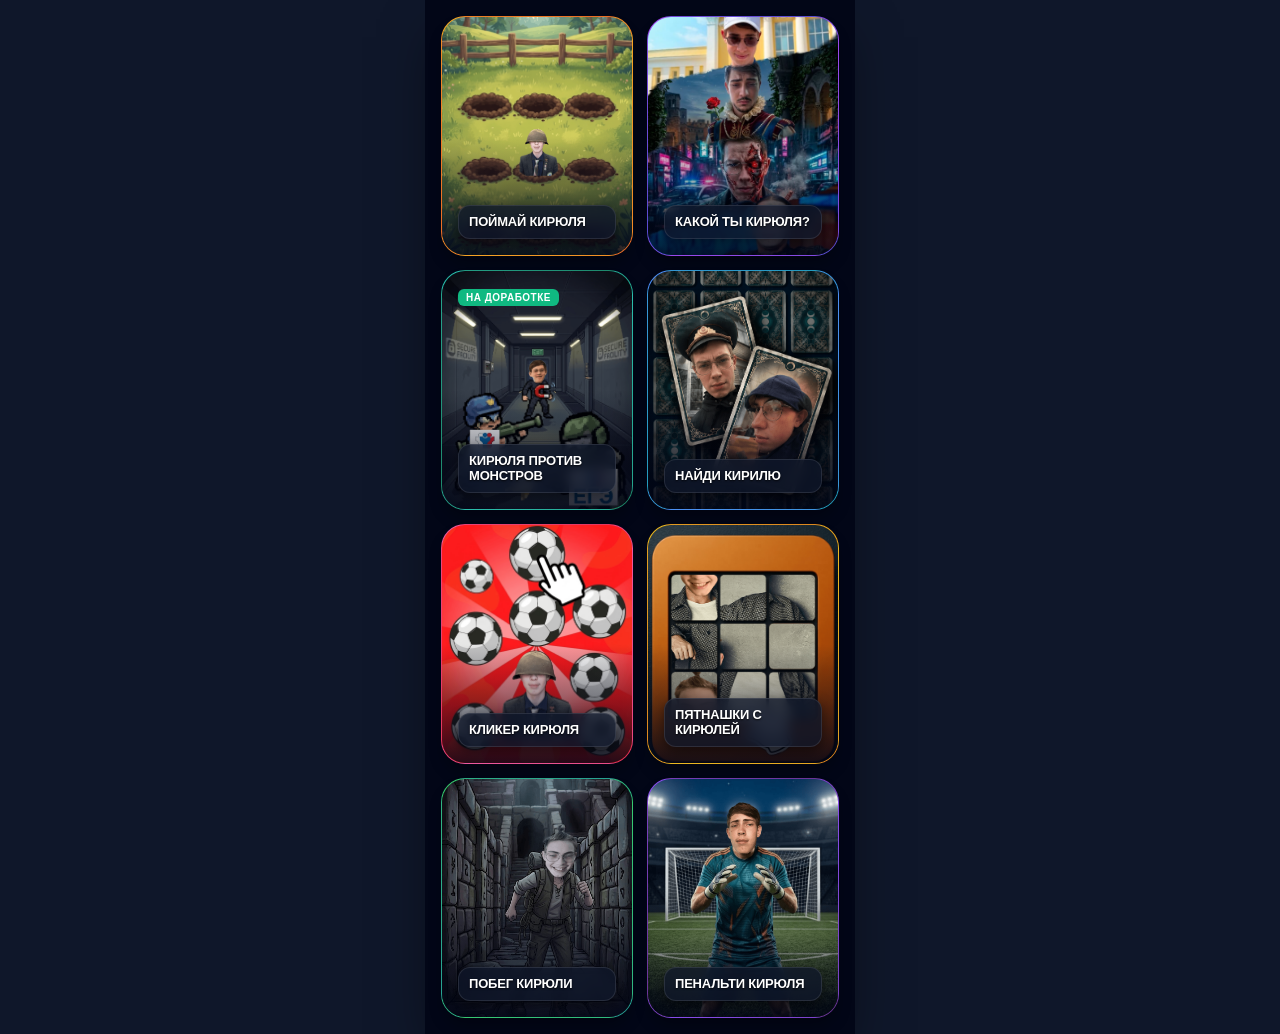
<file: index.html>
<!doctype html>
<html lang="ru">
  <head>
    <meta charset="UTF-8" />
    <meta name="viewport" content="width=device-width, initial-scale=1.0" />
    <link rel="stylesheet" href="style.css" />
    <link rel="icon" href="./assets/img/logo.png">
    <title>Кирюля Games</title>
  </head>
  <body>
    <div class="app-container">
      <div class="splash-screen" id="splashScreen">
        <div class="splash-logo">
          <img src="./assets/img/logo.png" alt="">
        </div>
        <div class="splash-title">Кирюля Games</div>
        <div class="splash-subtitle">Загрузка мини-игр...</div>
        <div class="progress-bar-track">
          <div class="progress-bar-fill" id="progressBar"></div>
        </div>
      </div>

      <main class="games-grid" id="gamesGrid"></main>
    </div>

    <!-- Вынесено из app-container -->
    <div class="game-overlay" id="gameOverlay">
      <button class="close-game-btn" onclick="closeGame()">✕</button>
      <iframe id="gameIframe" src="" frameborder="0"></iframe>
    </div>

    <script src="script.js"></script>
  </body>
</html>
</file>
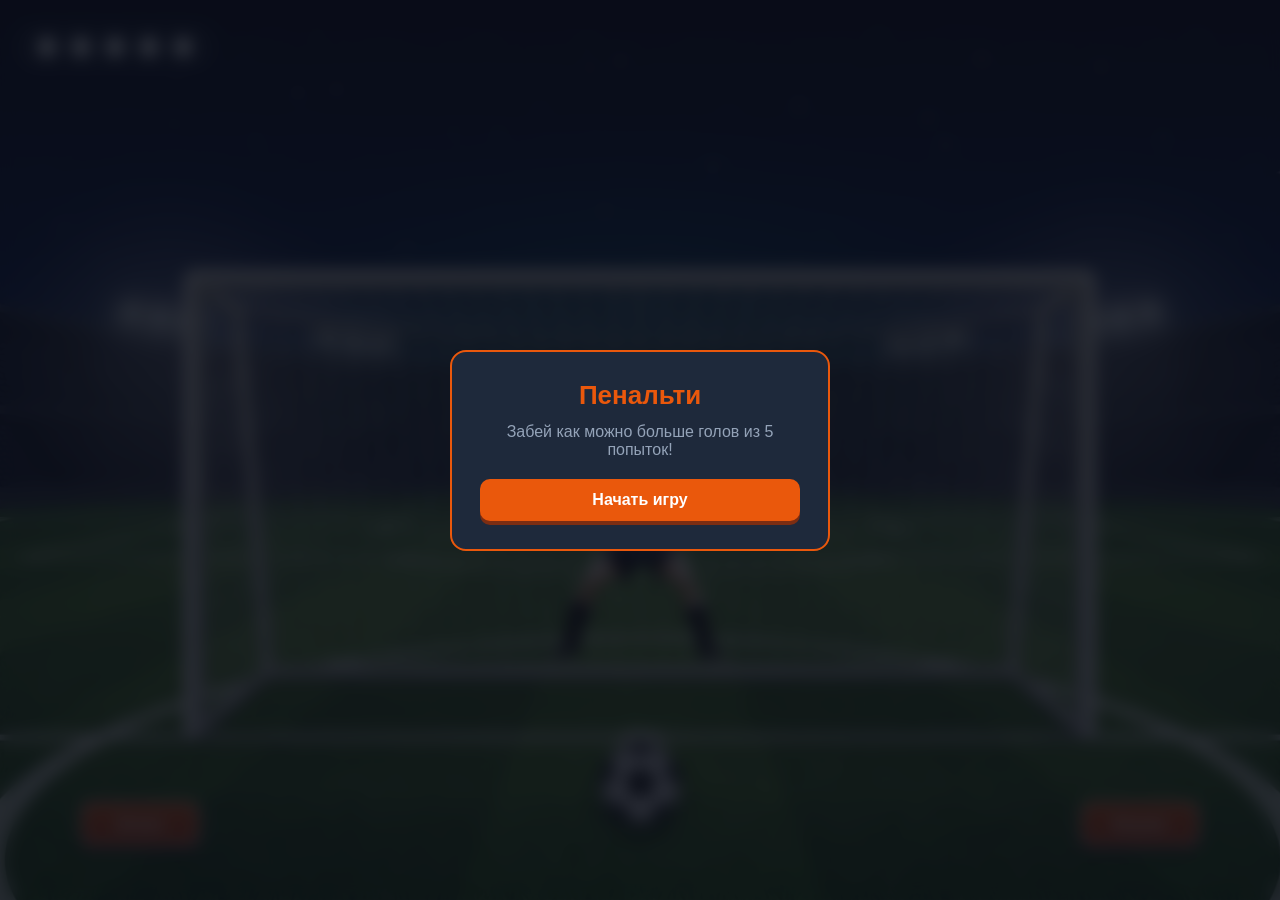
<file: assets/games/Kiryulu Penalty/index.html>
<!doctype html>
<html lang="ru">
  <head>
    <meta charset="UTF-8" />
    <meta name="viewport" content="width=device-width, initial-scale=1.0" />
    <link rel="stylesheet" href="style.css" />
    <title>Пенальти</title>
  </head>
  <body>
    <div class="game-stage">
      <div class="ui-top">
        <div class="attempts-indicator" id="attempts-container">
          <div class="dot"></div>
          <div class="dot"></div>
          <div class="dot"></div>
          <div class="dot"></div>
          <div class="dot"></div>
        </div>
      </div>

      <div class="stadium">
        <div id="keeper" class="keeper"></div>
        <div id="ball" class="ball"></div>
        <div id="result-msg" class="result-msg"></div>
      </div>

      <div class="controls">
        <button id="btn-left" class="shoot-btn">Влево</button>
        <button id="btn-right" class="shoot-btn">Вправо</button>
      </div>

      <div id="overlay" class="overlay">
        <div class="modal">
          <h1 id="modal-title">Пенальти</h1>
          <p id="modal-desc">Забей как можно больше голов из 5 попыток!</p>
          <button id="start-btn" class="btn">Начать игру</button>
        </div>
      </div>
    </div>
    <script src="script.js"></script>
  </body>
</html>
</file>
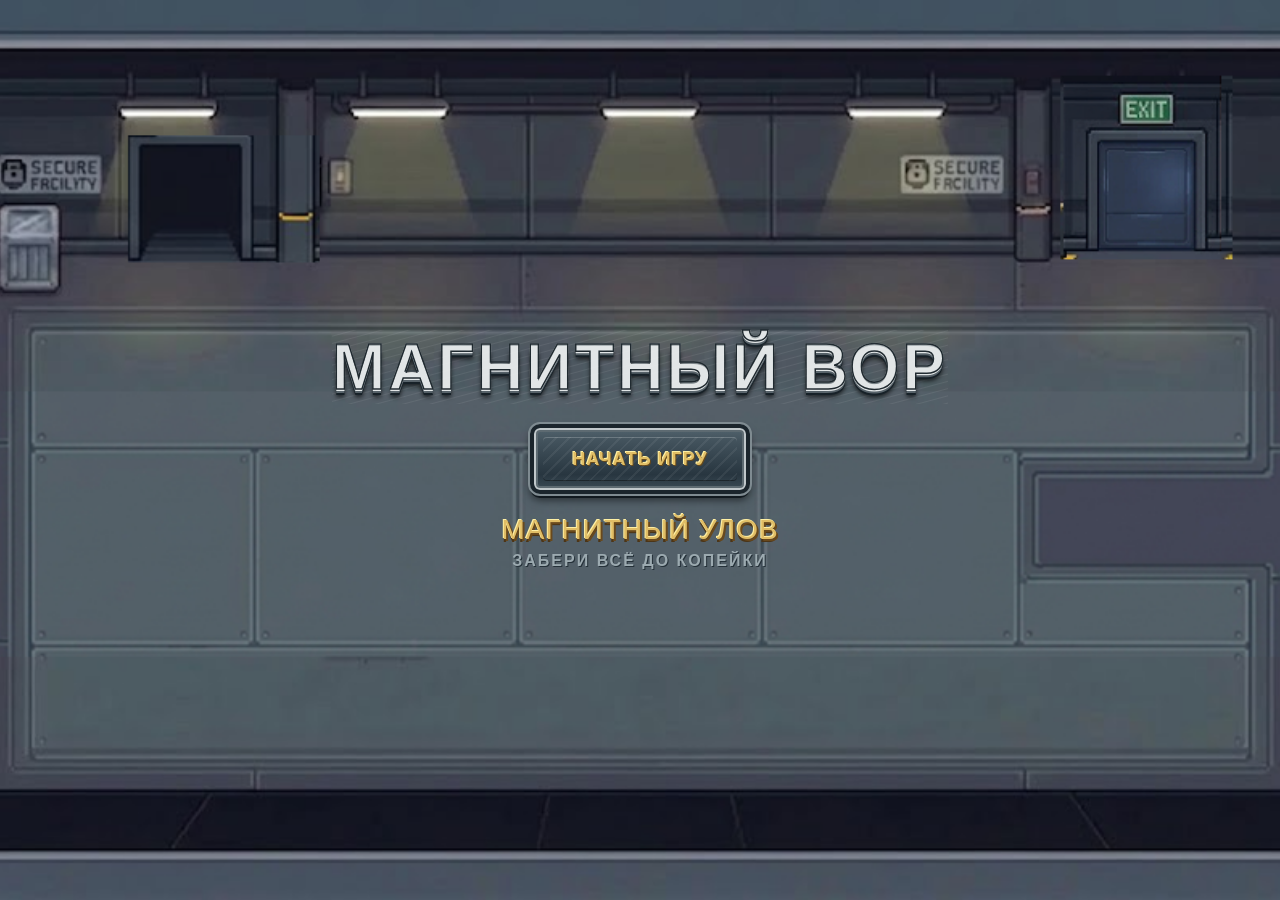
<file: assets/games/Kiryulu vs Monstr/index.html>
<!doctype html>
<html lang="ru">
  <head>
    <meta charset="UTF-8" />
    <meta
      name="viewport"
      content="width=device-width, initial-scale=1.0, maximum-scale=1.0, user-scalable=no"
    />
    <link rel="stylesheet" href="style.css" />
    <title>МАГНИТНЫЙ ВОР</title>
  </head>
  <body>
    <canvas id="gameCanvas"></canvas>

    <div id="uiOverlay">
      <div class="hud">
        <div class="hud-left">
          <div class="stat-box">🪙 Монеты: <span id="scoreText">0</span></div>
          <div class="stat-box">
            🏰 Уровень:
            <span id="levelText" style="color: #00e5ff">Тренировка</span>
          </div>
          <div class="stat-box">
            🌊 Волна:
            <span id="waveText" style="color: #00e5ff">1/4 (0/10)</span>
          </div>
          <div class="stat-box">
            🎯 Пули: <span id="ammoText" style="color: #00e5ff">0</span>
          </div>
          <div class="stat-box">
            ❤️ ХП: <span id="hpText" style="color: #ff5252">100</span>
          </div>
        </div>
        <button id="pauseBtn" class="hud-btn" title="Пауза">⏸️</button>
      </div>

      <div id="magnetWidget">
        <svg class="progress-ring" width="70" height="70">
          <circle
            class="progress-ring__circle-bg"
            stroke="rgba(0, 229, 255, 0.2)"
            stroke-width="6"
            fill="transparent"
            r="28"
            cx="35"
            cy="35"
          />
          <circle
            id="magnetProgress"
            class="progress-ring__circle"
            stroke="#00e5ff"
            stroke-width="6"
            stroke-dasharray="175.92"
            stroke-dashoffset="0"
            fill="transparent"
            r="28"
            cx="35"
            cy="35"
          />
        </svg>
        <div class="magnet-icon">🧲</div>
        <span id="magnetTimerText"></span>
      </div>

      <div id="instructions" class="pc-only-hint">
        <b>Управление:</b><br />
        WASD — бег | <b>Курсор</b> — прицел | <b>Зажать ЛКМ</b> — Магнит |
        <b>Отпустить</b> — Залп
      </div>

      <div id="instructions-tablet" class="tablet-only-hint hidden">
        <b>Управление:</b><br />
        <b>Слева:</b> Зажми и веди для бега | <b>Справа:</b> Зажми для магнита и
        прицела
      </div>
    </div>

    <div id="pauseOverlay" class="modal-overlay hidden">
      <div class="modal-box">
        <h2>ПАУЗА</h2>
        <button id="resumeBtn" class="action-btn">Продолжить</button>
      </div>
    </div>

    <div id="winOverlay" class="modal-overlay hidden">
      <div class="modal-box">
        <h2>УРОВЕНЬ ПРОЙДЕН!</h2>
        <p style="color: #ffd700; font-size: 18px">
          🎉 Поздравляем! Все враги зачищены!
        </p>
        <div class="modal-actions">
          <button id="nextLevelBtn" class="action-btn">
            Следующий уровень
          </button>
          <button id="shopBtn" class="action-btn secondary-btn">
            🛒 Магазин
          </button>
        </div>
      </div>
    </div>
    <div id="shopOverlay" class="modal-overlay hidden">
      <div class="modal-box shop-box">
        <h2>МАГАЗИН АПГРЕЙДОВ</h2>
        <div class="shop-balance">
          🪙 Баланс: <span id="shopCoinsText">0</span>
        </div>

        <div class="shop-items">
          <div class="shop-item">
            <div class="item-info">
              <span class="item-title">❤️ Макс. HP (+25)</span>
              <span class="item-level" id="hpLvlText">Ур. 0/5</span>
            </div>
            <button class="buy-btn" id="buyHpBtn">200 🪙</button>
          </div>

          <div class="shop-item">
            <div class="item-info">
              <span class="item-title">⚡ Заряд магнита (+0.5с)</span>
              <span class="item-level" id="energyLvlText">Ур. 0/5</span>
            </div>
            <button class="buy-btn" id="buyEnergyBtn">250 🪙</button>
          </div>

          <div class="shop-item">
            <div class="item-info">
              <span class="item-title">❄️ Охлаждение (-0.5с)</span>
              <span class="item-level" id="coolingLvlText">Ур. 0/5</span>
            </div>
            <button class="buy-btn" id="buyCoolingBtn">300 🪙</button>
          </div>

          <div class="shop-item">
            <div class="item-info">
              <span class="item-title">🧲 Радиус захвата (+20px)</span>
              <span class="item-level" id="radiusLvlText">Ур. 0/5</span>
            </div>
            <button class="buy-btn" id="buyRadiusBtn">350 🪙</button>
          </div>
        </div>

        <button id="closeShopBtn" class="action-btn secondary-btn">
          Назад
        </button>
      </div>
    </div>
    <div id="gameOverOverlay" class="modal-overlay hidden">
      <div class="modal-box">
        <h2>ВЫ ПРОИГРАЛИ!</h2>
        <div class="modal-actions">
          <button id="restartBtn" class="action-btn secondary-btn">
            Начать заново
          </button>
        </div>
      </div>
    </div>
    <div id="mainMenuOverlay" class="modal-overlay">
      <div class="menu-container">
        <div class="menu-title-group">
          <h1 class="main-title">МАГНИТНЫЙ ВОР</h1>
        </div>
        <button id="startGameBtn" class="main-play-btn">ИГРАТЬ</button>
        <div class="subtitle-group">
          <div class="gold-subtitle">МАГНИТНЫЙ УЛОВ</div>
          <div class="sub-caption">ЗАБЕРИ ВСЁ ДО КОПЕЙКИ</div>
        </div>
      </div>
    </div>
    <div id="curtainOverlay" class="curtain-overlay hidden">
      <div class="curtain curtain-left"></div>
      <div class="curtain curtain-right"></div>
    </div>

    <!-- Оверлей принудительного поворота экрана -->
    <div id="orientationOverlay" class="modal-overlay hidden">
      <div class="modal-box rotate-box">
        <div class="rotate-icon">📱↪️</div>
        <h2>ПОВЕРНИТЕ УСТРОЙСТВО</h2>
        <p>Для игры требуется горизонтальный режим</p>
      </div>
    </div>
    <div id="training-hint" class="training-hint hidden">
      <div class="hint-zone hint-left">
        <div class="hint-icon">🕹️</div>
        <p>Зажми и веди здесь<br />для бега</p>
      </div>
      <div class="hint-zone hint-right">
        <div class="hint-icon">🎯</div>
        <p>Зажми здесь<br />для магнита и прицела</p>
      </div>
    </div>
    <script src="script.js"></script>
  </body>
</html>
</file>
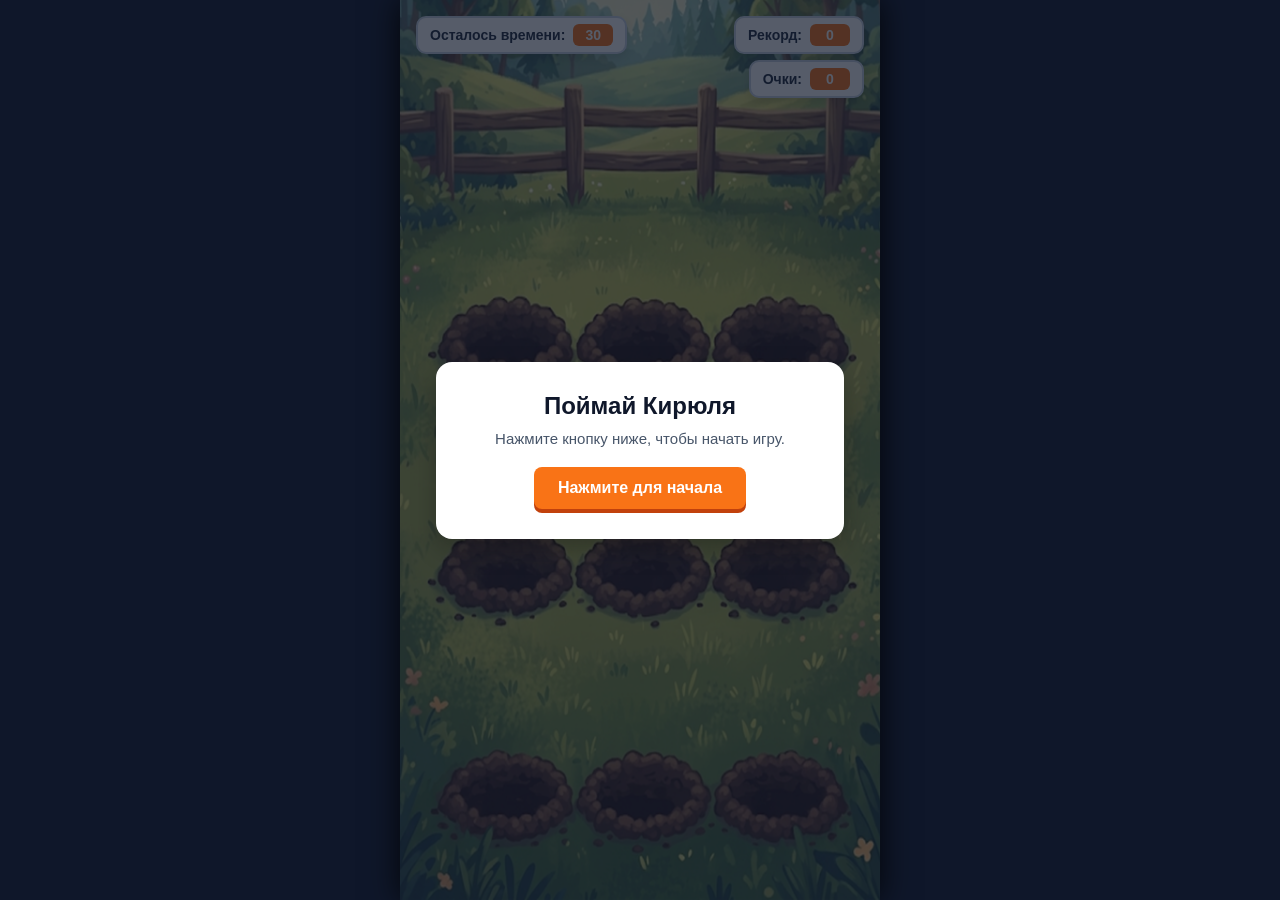
<file: assets/games/Kiryulu Whack a Mole/index.html>
<!doctype html>
<html lang="ru">
  <head>
    <meta charset="UTF-8" />
    <meta name="viewport" content="width=device-width, initial-scale=1.0" />
    <link rel="stylesheet" href="style.css">
    <title>Поймай Кирюля</title>
  </head>
  <body>
    <div class="game-stage">
      <!-- Верхний интерфейс -->
      <div class="ui-top">
        <div class="ui-badge">
          <span>Осталось времени:</span>
          <div id="timer" class="val-box">30</div>
        </div>
        <div class="ui-badge-group">
          <div class="ui-badge">
            <span>Рекорд:</span>
            <div id="high-score" class="val-box">0</div>
          </div>
          <div class="ui-badge">
            <span>Очки:</span>
            <div id="score" class="val-box">0</div>
          </div>
        </div>
      </div>

      <!-- Игровое поле -->
      <div class="grid" id="grid">
        <script>
          const grid = document.getElementById('grid');
          let holesHtml = '';
          for (let i = 0; i < 9; i++) {
            holesHtml += `
              <div class="hole-wrapper">
                <img class="mole" src="persona.png" alt="Персонаж">
              </div>
            `;
          }
          grid.innerHTML = holesHtml;
        </script>
      </div>

      <!-- Модальное окно -->
      <div id="overlay" class="overlay">
        <div class="card">
          <h1 id="modal-title">Поймай Кирюля</h1>
          <p id="modal-desc">Нажмите кнопку ниже, чтобы начать игру.</p>
          <button id="start-btn" class="btn">Нажмите для начала</button>
        </div>
      </div>
    </div>
    <script src="script.js"></script>
  </body>
</html>
</file>
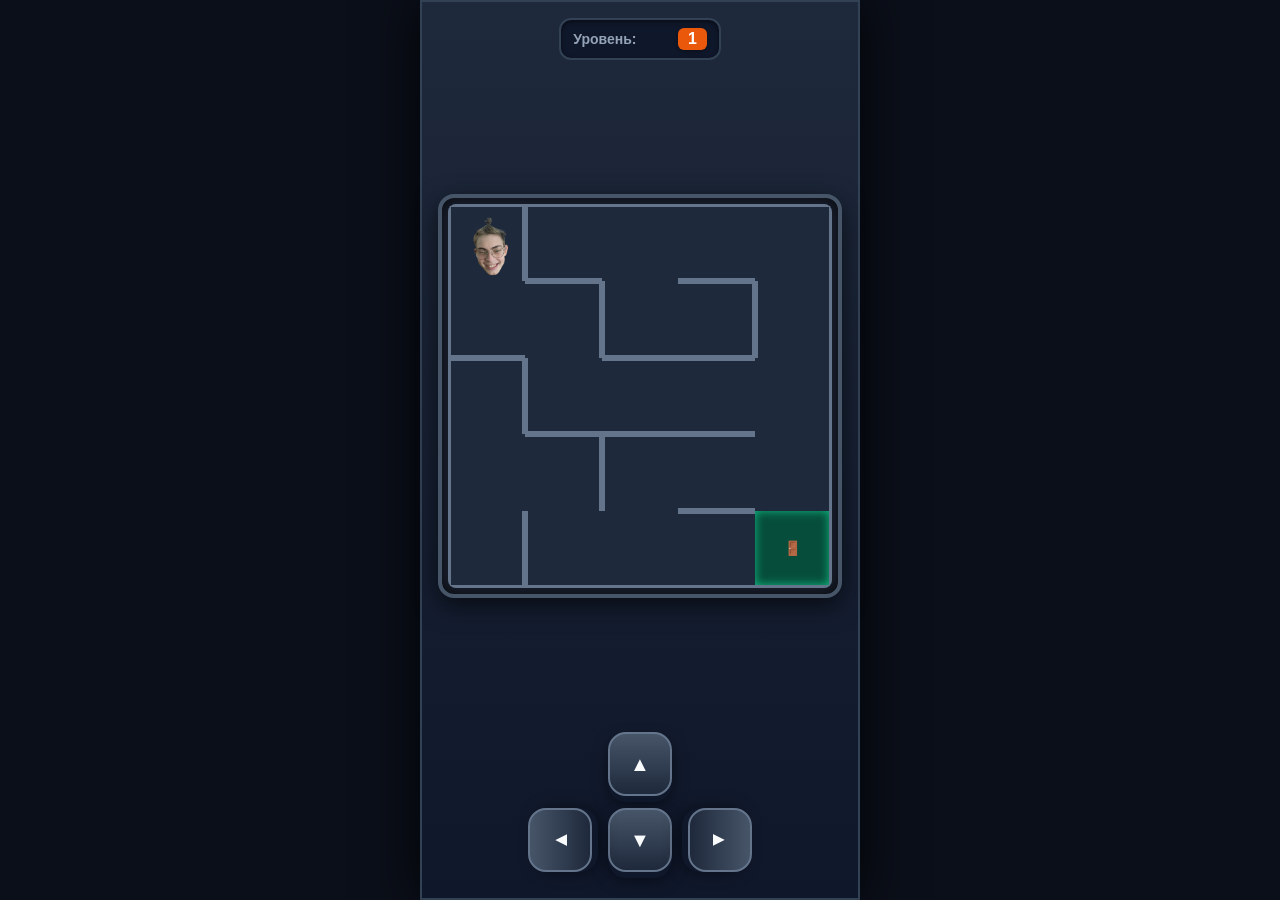
<file: assets/games/Kiryulya's Escape/index.html>
<!doctype html>
<html lang="ru">
  <head>
    <meta charset="UTF-8" />
    <meta name="viewport" content="width=device-width, initial-scale=1.0" />
    <link rel="stylesheet" href="style.css" />
    <title>Побег из тюрьмы</title>
  </head>
  <body>
    <div class="game-stage">
      <div class="ui-top">
        <div class="ui-badge">
          <span>Уровень:</span>
          <div id="level-val" class="val-box">1</div>
        </div>
      </div>

      <div class="maze-container">
        <div id="maze" class="maze-grid"></div>
      </div>

      <div class="controls">
        <div class="ctrl-row">
          <button id="btn-up" class="ctrl-btn">▲</button>
        </div>
        <div class="ctrl-row">
          <button id="btn-left" class="ctrl-btn">▲</button>
          <button id="btn-down" class="ctrl-btn">▼</button>
          <button id="btn-right" class="ctrl-btn">▲</button>
        </div>
      </div>
    </div>
    <!-- Модальное окно победы -->
    <div id="win-modal" class="modal-overlay hidden">
      <div class="modal-card">
        <div class="modal-header">Побег успешен!</div>
        <div class="modal-body">
          <p id="modal-msg">Уровень пройден.</p>
        </div>
        <button id="modal-next-btn" class="modal-btn">Следующий уровень</button>
      </div>
    </div>
    <script src="script.js"></script>
  </body>
</html>
</file>
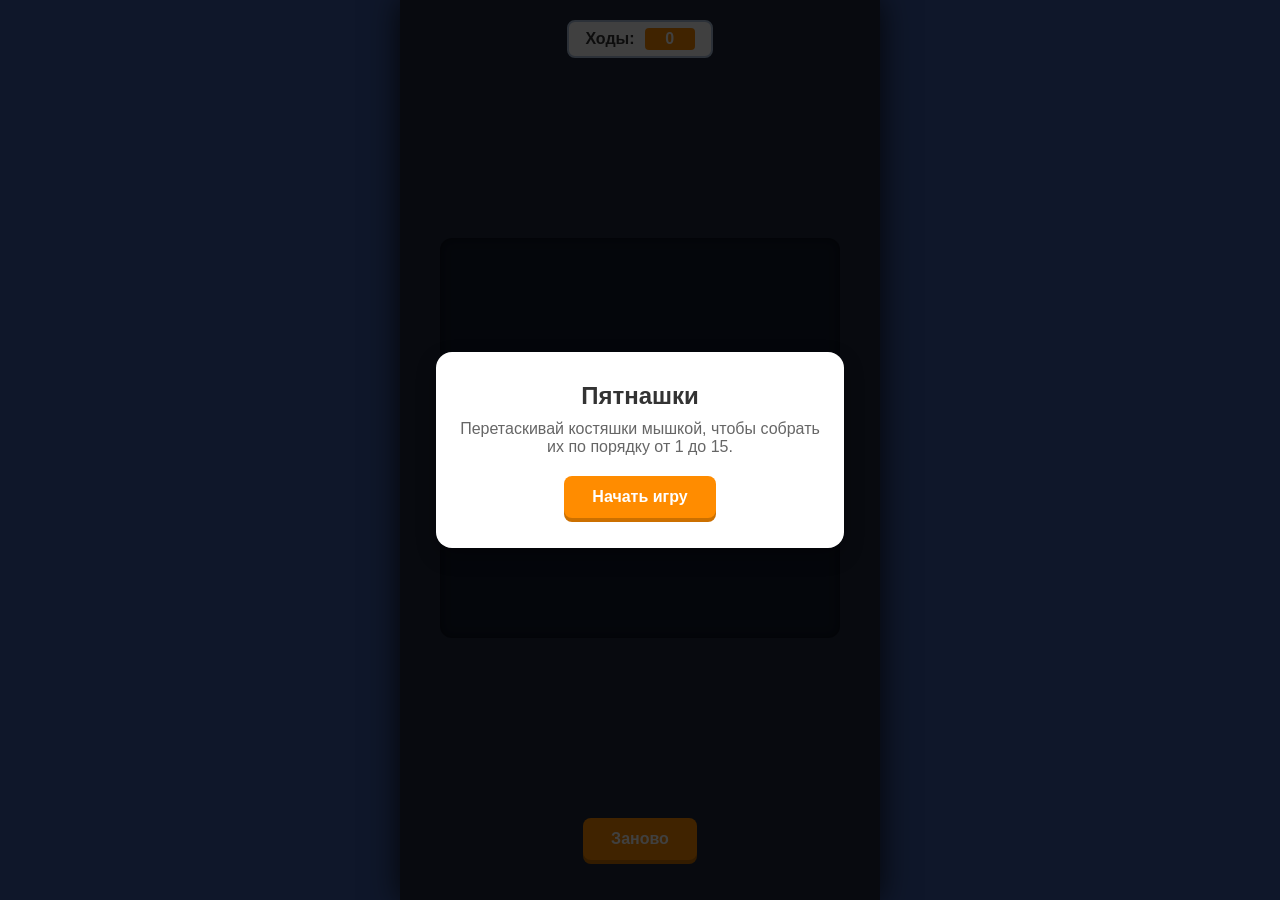
<file: assets/games/Kiryulya's Tag/index.html>
<!doctype html>
<html lang="ru">
  <head>
    <meta charset="UTF-8" />
    <meta name="viewport" content="width=device-width, initial-scale=1.0" />
    <link rel="stylesheet" href="style.css" />
    <title>Пятнашки</title>
  </head>
  <body>
    <div class="game-stage">
      <div class="ui-top">
        <div class="ui-badge">
          <span>Ходы:</span>
          <div id="moves" class="val-box">0</div>
        </div>
      </div>

      <div class="board-container">
        <div class="puzzle-board" id="board"></div>
      </div>

      <div class="ui-bottom">
        <button id="restart-btn" class="btn">Заново</button>
      </div>

      <div id="overlay" class="overlay">
        <div class="modal">
          <h1 id="modal-title">Пятнашки</h1>
          <p id="modal-desc">Перетаскивай костяшки мышкой, чтобы собрать их по порядку от 1 до 15.</p>
          <button id="start-btn" class="btn">Начать игру</button>
        </div>
      </div>
    </div>
    <script src="script.js"></script>
  </body>
</html>
</file>
<file: style.css>
* {
  box-sizing: border-box;
  margin: 0;
  padding: 0;
  user-select: none;
  -webkit-user-select: none;
  font-family:
    -apple-system, BlinkMacSystemFont, "Segoe UI", Roboto, sans-serif;
}

body {
  background-color: #0f172a;
  color: #ffffff;
  display: flex;
  justify-content: center;
  min-height: 100vh;
}

/* Мобильный контейнер */
.app-container {
  width: 100%;
  max-width: 430px;
  background-color: #020617;
  min-height: 100vh;
  display: flex;
  flex-direction: column;
  position: relative;
  overflow: hidden;
  box-shadow: 0 25px 50px -12px rgba(0, 0, 0, 0.5);
}

/* Загрузочный экран */
.splash-screen {
  position: absolute;
  inset: 0;
  background-color: #020617;
  z-index: 50;
  display: flex;
  flex-direction: column;
  align-items: center;
  justify-content: center;
  transition:
    opacity 0.4s ease,
    visibility 0.4s;
}

.splash-screen.hidden {
  opacity: 0;
  visibility: hidden;
}

.splash-logo {
  width: 80px;
  height: 80px;
  border-radius: 24px;
  display: flex;
  align-items: center;
  justify-content: center;
  font-size: 40px;
  margin-bottom: 24px;
  animation: bounce 1s infinite alternate;
  img {
    width: 80px;
    height: 80px;
    border-radius: 17px;
  }
}

.splash-title {
  font-size: 22px;
  font-weight: 900;
  color: #fbbf24;
  text-transform: uppercase;
  letter-spacing: 1px;
  margin-bottom: 6px;
}

.splash-subtitle {
  font-size: 12px;
  color: #94a3b8;
  margin-bottom: 32px;
}

.progress-bar-track {
  width: 192px;
  height: 8px;
  background-color: #1e293b;
  border-radius: 999px;
  overflow: hidden;
}

.progress-bar-fill {
  height: 100%;
  width: 0%;
  background: linear-gradient(90deg, #fbbf24, #ea580c);
  border-radius: 999px;
  transition: width 1.2s cubic-bezier(0.4, 0, 0.2, 1);
}

/* Шапка */
.header {
  padding: 16px;
  display: flex;
  align-items: center;
  justify-content: space-between;
  border-bottom: 1px solid rgba(30, 41, 59, 0.8);
  background-color: rgba(15, 23, 42, 0.5);
  backdrop-filter: blur(8px);
  position: sticky;
  top: 0;
  z-index: 10;
}

.btn-icon {
  width: 40px;
  height: 40px;
  border-radius: 12px;
  background-color: #1e293b;
  border: none;
  color: white;
  font-size: 18px;
  cursor: pointer;
}

.btn-icon:active {
  transform: scale(0.95);
}

.energy-badge {
  display: flex;
  align-items: center;
  gap: 6px;
  background-color: rgba(245, 158, 11, 0.1);
  border: 1px solid rgba(245, 158, 11, 0.2);
  padding: 6px 12px;
  border-radius: 999px;
  font-weight: 700;
  font-size: 14px;
  color: #fbbf24;
}

.btn-ads {
  background: linear-gradient(90deg, #9333ea, #db2777);
  border: none;
  color: white;
  padding: 8px 12px;
  border-radius: 12px;
  font-size: 10px;
  font-weight: 900;
  letter-spacing: 0.5px;
  text-transform: uppercase;
  cursor: pointer;
  box-shadow: 0 4px 12px rgba(219, 39, 119, 0.3);
}

.btn-ads:active {
  transform: scale(0.95);
}

/* Сетка карточек */
.games-grid {
  padding: 16px;
  display: grid;
  grid-template-columns: repeat(2, 1fr);
  gap: 14px;
  overflow-y: auto;
  flex: 1;
}

.game-card {
  aspect-ratio: 4 / 5;
  border-radius: 24px;
  padding: 16px;
  display: flex;
  flex-direction: column;
  justify-content: space-between;
  cursor: pointer;
  position: relative;
  border: 1px solid rgba(255, 255, 255, 0.1);
  box-shadow: 0 10px 15px -3px rgba(0, 0, 0, 0.3);
  transition:
    transform 0.1s ease,
    border-color 0.2s ease;
}

.game-card:active {
  transform: scale(0.95);
}

.badge {
  align-self: flex-start;
  font-size: 10px;
  font-weight: 900;
  text-transform: uppercase;
  padding: 3px 8px;
  border-radius: 6px;
  letter-spacing: 0.5px;
}

.badge-red {
  background-color: #ef4444;
}
.badge-purple {
  background-color: #a855f7;
}
.badge-emerald {
  background-color: #10b981;
}
.badge-blue {
  background-color: #2563eb;
}

.game-icon {
  font-size: 48px;
  text-align: center;
  margin: auto 0;
  filter: drop-shadow(0 4px 6px rgba(0, 0, 0, 0.3));
}

/* Подложка под текст с градиентом и полупрозрачным фоном */
.game-title {
  font-size: 13px;
  font-weight: 800;
  text-transform: uppercase;
  line-height: 1.2;
  letter-spacing: -0.2px;
  color: #ffffff;
  background: rgba(15, 23, 42, 0.75);
  backdrop-filter: blur(6px);
  padding: 8px 10px;
  border-radius: 12px;
  border: 1px solid rgba(255, 255, 255, 0.1);
  box-shadow: 0 4px 12px rgba(0, 0, 0, 0.5);
  text-shadow: 0 1px 2px rgba(0, 0, 0, 0.8);
}
.game-card::after {
  content: "";
  position: absolute;
  bottom: 0;
  left: 0;
  width: 100%;
  height: 50%;
  background: linear-gradient(
    to top,
    rgba(2, 6, 23, 0.85) 0%,
    transparent 100%
  );
  z-index: 1;
  pointer-events: none;
}

/* Градиенты фонов */
.bg-amber {
  background: linear-gradient(135deg, #f59e0b, #ea580c);
}
.bg-purple {
  background: linear-gradient(135deg, #9333ea, #4338ca);
}
.bg-teal {
  background: linear-gradient(135deg, #14b8a6, #047857);
}
.bg-blue {
  background: linear-gradient(135deg, #3b82f6, #0891b2);
}
.bg-rose {
  background: linear-gradient(135deg, #ec4899, #e11d48);
}
.bg-yellow {
  background: linear-gradient(135deg, #eab308, #d97706);
}
.bg-green {
  background: linear-gradient(135deg, #22c55e, #0d9488);
}
.bg-violet {
  background: linear-gradient(135deg, #7c3aed, #581c87);
}

@keyframes bounce {
  from {
    transform: translateY(0);
  }
  to {
    transform: translateY(-10px);
  }
}

/* Выравнивание и относительное позиционирование карточки */
.game-card {
  position: relative;
  overflow: hidden;
}

/* Растягивание обложки по всей карточке */
.game-cover {
  position: absolute;
  top: 0;
  left: 0;
  width: 100%;
  height: 100%;
  object-fit: cover;
  z-index: 1;
}

/* Контент внутри карточки поверх обложки */
.game-card-content {
  position: relative;
  z-index: 2;
  display: flex;
  flex-direction: column;
  justify-content: space-between;
  height: 100%;
}

.game-overlay {
  display: none;
  position: fixed;
  top: 0;
  left: 0;
  width: 100vw;
  height: 100vh;
  background-color: #000;
  z-index: 9999;
}

.game-overlay.active {
  display: flex;
  justify-content: center;
  align-items: center;
}

.game-overlay iframe {
  width: 100%;
  height: 100%;
  border: none;
}

.close-game-btn {
  position: absolute;
  top: 15px;
  right: 15px;
  z-index: 10000;
  background: rgba(0, 0, 0, 0.6);
  color: #fff;
  border: none;
  border-radius: 50%;
  width: 40px;
  height: 40px;
  font-size: 20px;
  cursor: pointer;
}

.close-game-btn:active {
  transform: scale(0.9);
}
</file>
<file: assets/games/Kiryulu Penalty/style.css>
* {
  box-sizing: border-box;
  margin: 0;
  padding: 0;
  font-family: "Segoe UI", Tahoma, Geneva, Verdana, sans-serif;
  user-select: none;
}

html,
body {
  width: 100%;
  height: 100%;
  background-color: #000;
  overflow: hidden;
}

body {
  display: flex;
  justify-content: center;
  align-items: center;
}

.game-stage {
  position: absolute;
  width: 100vw;
  height: 100vh;
  background: url("bg.jpg") center center / cover no-repeat;
  display: flex;
  flex-direction: column;
  justify-content: space-between;
  align-items: center;
  padding: 16px;
  overflow: hidden;
}

.ui-top {
  width: 100%;
  display: flex;
  justify-content: flex-start;
  z-index: 10;
}

.attempts-indicator {
  display: flex;
  gap: 12px;
  background: rgba(15, 23, 42, 0.85);
  margin-top: 10px;
  border: 2px solid rgba(255, 255, 255, 0.25);
  padding: 8px 18px;
  border-radius: 30px;
  backdrop-filter: blur(8px);
}

.dot {
  width: 22px;
  height: 22px;
  border-radius: 50%;
  background-color: #ffffff;
  border: 2px solid #94a3b8;
  transition:
    background-color 0.3s ease,
    border-color 0.3s ease,
    transform 0.2s ease;
}

.dot.goal {
  background-color: #22c55e;
  border-color: #15803d;
  transform: scale(1.2);
}

.dot.miss {
  background-color: #ef4444;
  border-color: #b91c1c;
  transform: scale(1.2);
}

.stadium {
  position: absolute;
  inset: 0;
  width: 100%;
  height: 100%;
  pointer-events: none;
}
.keeper {
  position: absolute;
  bottom: 25%;
  left: 50%;
  width: clamp(220px, 22vw, 360px);
  height: clamp(180px, 26vh, 300px);
  background: url("keeper.png") center center / contain no-repeat;
  transform: translate(-50%, 0);
  transition: transform 0.4s cubic-bezier(0.25, 1, 0.5, 1);
  z-index: 4;
}

.keeper.jump-left {
  transform: translate(calc(-50% - clamp(90px, 12vw, 150px)), -20px)
    rotate(-30deg);
}

.keeper.jump-right {
  transform: translate(calc(-50% + clamp(90px, 12vw, 150px)), -20px)
    rotate(30deg);
}

.ball {
  position: absolute;
  bottom: 8%;
  left: 50%;
  width: clamp(64px, 7vw, 100px);
  height: clamp(64px, 7vw, 100px);
  background: url("ball.png") center/contain no-repeat;
  border-radius: 50%;
  transform: translateX(-50%);
  transition: transform 0.45s cubic-bezier(0.1, 0.8, 0.3, 1);
  z-index: 5;
  filter: drop-shadow(0 14px 10px rgba(0, 0, 0, 0.65));
}

.ball.shoot-left {
  transform: translate(
      calc(-1 * clamp(110px, 14vw, 200px)),
      calc(-1 * clamp(110px, 14vh, 200px))
    )
    scale(0.55);
}

.ball.shoot-right {
  transform: translate(
      clamp(100px, 12vw, 170px),
      calc(-1 * clamp(110px, 14vh, 200px))
    )
    scale(0.55);
}

.result-msg {
  position: absolute;
  top: 18%;
  left: 50%;
  transform: translateX(-50%) scale(0.8);
  font-size: 46px;
  font-weight: 900;
  text-transform: uppercase;
  opacity: 0;
  transition:
    opacity 0.2s ease,
    transform 0.2s ease;
  pointer-events: none;
  z-index: 8;
}

.result-msg.show {
  opacity: 1;
  transform: translateX(-50%) scale(1.1);
}

.result-msg.goal-text {
  color: #22c55e;
  text-shadow: 0 0 20px rgba(0, 0, 0, 0.9);
}

.result-msg.save-text {
  color: #ef4444;
  text-shadow: 0 0 20px rgba(0, 0, 0, 0.9);
}

.controls {
  position: absolute;
  bottom: 6%;
  width: 90%;
  display: flex;
  justify-content: space-between;
  padding: 0 16px;
  z-index: 10;
  pointer-events: none;
}

.shoot-btn {
  pointer-events: auto;
  width: 120px;
  padding: 12px 0;
  background: linear-gradient(180deg, #ea580c 0%, #c2410c 100%);
  color: #fff;
  border: 2px solid #ffffff;
  border-radius: 12px;
  font-size: 15px;
  font-weight: bold;
  cursor: pointer;
  box-shadow:
    0 6px 12px rgba(0, 0, 0, 0.5),
    0 4px 0 #7c2d12;
  transition: transform 0.1s;
  text-align: center;
}

.shoot-btn:active {
  transform: translateY(2px);
  box-shadow: 0 2px 0 #7c2d12;
}

.overlay {
  position: absolute;
  inset: 0;
  background: rgba(11, 15, 25, 0.85);
  backdrop-filter: blur(8px);
  display: flex;
  justify-content: center;
  align-items: center;
  z-index: 20;
  opacity: 1;
  visibility: visible;
  transition:
    opacity 0.3s ease,
    visibility 0.3s ease;
}
.overlay.hidden {
  opacity: 0;
  visibility: hidden;
  pointer-events: none;
}

.modal {
  background: #1e293b;
  border: 2px solid #ea580c;
  border-radius: 16px;
  padding: 28px;
  text-align: center;
  width: 85%;
  max-width: 380px;
  transform: scale(1) translateY(0);
  transition: transform 0.3s cubic-bezier(0.34, 1.56, 0.64, 1);
}

.modal h1 {
  color: #ea580c;
  margin-bottom: 12px;
  font-size: 26px;
}

.modal p {
  color: #94a3b8;
  margin-bottom: 20px;
  font-size: 16px;
}

.btn {
  width: 100%;
  padding: 12px;
  background: #ea580c;
  color: #fff;
  border: none;
  border-radius: 10px;
  font-size: 16px;
  font-weight: bold;
  cursor: pointer;
  box-shadow: 0 4px 0 #7c2d12;
}

@media screen and (orientation: portrait) {
  .game-stage {
    width: 100vh;
    height: 100vw;
    position: absolute;
    top: 50%;
    left: 50%;
    transform: translate(-50%, -50%) rotate(90deg);
    background-size: cover;
  }

  .controls {
    bottom: 5%;
    width: 92%;
  }

  .keeper {
    width: clamp(160px, 28vh, 240px);
    height: clamp(180px, 32vh, 260px);
    bottom: 22%;
  }

  .ball {
    bottom: 9%;
    width: clamp(56px, 10vh, 80px);
    height: clamp(56px, 10vh, 80px);
  }

  .keeper.jump-left {
    transform: translate(calc(-50% - clamp(80px, 14vh, 120px)), -15px)
      rotate(-30deg);
  }

  .keeper.jump-right {
    transform: translate(calc(-50% + clamp(80px, 14vh, 120px)), -15px)
      rotate(30deg);
  }

  .ball.shoot-left {
    transform: translate(
        calc(-1 * clamp(100px, 16vh, 150px)),
        calc(-1 * clamp(100px, 16vh, 150px))
      )
      scale(0.6);
  }

  .ball.shoot-right {
    transform: translate(
        clamp(90px, 14vh, 130px),
        calc(-1 * clamp(100px, 16vh, 150px))
      )
      scale(0.6);
  }
}
</file>
<file: assets/games/Kiryulu vs Monstr/style.css>
* {
  box-sizing: border-box;
  margin: 0;
  padding: 0;
  user-select: none;
  -webkit-user-select: none;
  touch-action: none;
}

body,
html {
  width: 100%;
  height: 100%;
  overflow: hidden;
  background-color: #121216;
  font-family:
    -apple-system, BlinkMacSystemFont, "Segoe UI", Roboto, Helvetica, Arial,
    sans-serif;
  color: #ffffff;
}

#gameCanvas {
  display: block;
  width: 100%;
  height: 100%;
  cursor: crosshair;
}

canvas {
  display: block;
  touch-action: none;
  user-select: none;
  -webkit-user-select: none;
}

#uiOverlay {
  position: absolute;
  top: 0;
  left: 0;
  width: 100%;
  height: 100%;
  pointer-events: none;
  display: flex;
  flex-direction: column;
  justify-content: space-between;
  padding: 16px;
  z-index: 10;
}

.hud {
  display: flex;
  justify-content: space-between;
  align-items: center;
  width: 100%;
}

.hud-left {
  display: flex;
  gap: 10px;
  flex-wrap: wrap;
}

.stat-box {
  background: rgba(20, 24, 38, 0.85);
  border: 2px solid #2d3753;
  border-radius: 12px;
  padding: 8px 14px;
  font-size: 15px;
  font-weight: bold;
  display: flex;
  align-items: center;
  gap: 6px;
  box-shadow: 0 4px 12px rgba(0, 0, 0, 0.4);
}

.stat-box span {
  color: #ffd700;
}

/* Кнопка Паузы в HUD */
.hud-btn {
  pointer-events: auto;
  background: rgba(20, 24, 38, 0.85);
  border: 2px solid #00e5ff;
  border-radius: 12px;
  width: 44px;
  height: 44px;
  font-size: 18px;
  color: #ffffff;
  cursor: pointer;
  display: flex;
  align-items: center;
  justify-content: center;
  box-shadow: 0 4px 12px rgba(0, 229, 255, 0.2);
  transition:
    transform 0.1s ease,
    box-shadow 0.2s ease;
}

.hud-btn:active {
  transform: scale(0.92);
  box-shadow: 0 2px 6px rgba(0, 229, 255, 0.4);
}

/* Модальное окно и оверлей паузы */
.modal-overlay {
  position: absolute;
  top: 0;
  left: 0;
  width: 100%;
  height: 100%;
  background: rgba(10, 12, 18, 0.75);
  backdrop-filter: blur(4px);
  display: flex;
  align-items: center;
  justify-content: center;
  z-index: 100;
  opacity: 1;
  transition: opacity 0.3s ease;
}

.modal-overlay.hidden {
  display: none;
  opacity: 0;
}

.modal-box {
  background: rgba(20, 24, 38, 0.95);
  border: 2px solid #2d3753;
  border-radius: 16px;
  padding: 24px 40px;
  text-align: center;
  box-shadow: 0 8px 32px rgba(0, 0, 0, 0.6);
  display: flex;
  flex-direction: column;
  gap: 20px;
  animation: modalAppear 0.3s cubic-bezier(0.175, 0.885, 0.32, 1.275) forwards;
}

@keyframes modalAppear {
  0% {
    opacity: 0;
    transform: scale(0.8);
  }
  100% {
    opacity: 1;
    transform: scale(1);
  }
}

.action-btn {
  background: #00e5ff;
  border: none;
  border-radius: 8px;
  padding: 12px 24px;
  font-size: 16px;
  font-weight: bold;
  color: #121216;
  cursor: pointer;
  box-shadow: 0 4px 12px rgba(0, 229, 255, 0.3);
  transition: transform 0.1s ease;
}

.action-btn:active {
  transform: scale(0.95);
}

#instructions,
#instructions-tablet {
  position: absolute;
  bottom: 20px;
  left: 50%;
  transform: translateX(-50%);
  background: rgba(0, 0, 0, 0.8);
  border: 1px solid rgba(0, 229, 255, 0.4);
  padding: 10px 20px;
  border-radius: 16px;
  font-size: 13px;
  text-align: center;
  pointer-events: none;
  z-index: 12;
  box-shadow: 0 4px 12px rgba(0, 0, 0, 0.5);
  animation: pulse 2s infinite;
}

@keyframes pulse {
  0% {
    opacity: 0.7;
  }
  50% {
    opacity: 1;
  }
  100% {
    opacity: 0.7;
  }
}

.pc-only-hint,
.tablet-only-hint {
  display: block;
}

.tablet-only-hint.hidden {
  display: none !important;
}

@media (pointer: coarse), (max-width: 900px) {
  .pc-only-hint {
    display: none !important;
  }
}

@media (pointer: fine) and (min-width: 901px) {
  .tablet-only-hint {
    display: none !important;
  }
}

#magnetWidget {
  position: absolute;
  bottom: 25px;
  left: 25px;
  width: 70px;
  height: 70px;
  display: flex;
  align-items: center;
  justify-content: center;
  pointer-events: none;
  z-index: 15;
}

.progress-ring {
  position: absolute;
  transform: rotate(-90deg);
  transform-origin: 50% 50%;
}

.progress-ring__circle {
  transition:
    stroke-dashoffset 0.1s linear,
    stroke 0.2s ease;
}

.magnet-icon {
  font-size: 28px;
  user-select: none;
  filter: drop-shadow(0 0 6px rgba(0, 229, 255, 0.6));
}

#magnetTimerText {
  position: absolute;
  font-weight: bold;
  font-size: 14px;
  color: #ffffff;
  text-shadow: 0 0 4px #000;
}

/* Эффект перегрева/перезарядки */
#magnetWidget.cooldown .magnet-icon {
  filter: grayscale(1) opacity(0.4);
}

#magnetWidget.cooldown .progress-ring__circle {
  stroke: #ff5252;
}

/* Контейнер для кнопок в модальном окне */
.modal-actions {
  display: flex;
  flex-direction: column;
  gap: 12px;
  width: 100%;
}

/* Вторичная кнопка (Магазин) */
.secondary-btn {
  background: transparent;
  border: 2px solid #00e5ff;
  color: #00e5ff;
  box-shadow: none;
}

.secondary-btn:active {
  background: rgba(0, 229, 255, 0.15);
}

/* Стили магазина */
.shop-box {
  width: 90%;
  max-width: 440px;
  max-height: 85vh;
  overflow-y: auto;
  gap: 16px;
  padding: 20px;
}

.shop-balance {
  font-size: 18px;
  font-weight: bold;
  color: #ffd700;
}

.shop-items {
  display: flex;
  flex-direction: column;
  gap: 10px;
  width: 100%;
}

.shop-item {
  display: flex;
  justify-content: space-between;
  align-items: center;
  background: rgba(10, 12, 18, 0.6);
  border: 1px solid #2d3753;
  border-radius: 10px;
  padding: 10px 14px;
}

.item-info {
  display: flex;
  flex-direction: column;
  align-items: flex-start;
  gap: 2px;
}

.item-title {
  font-size: 14px;
  font-weight: bold;
}

.item-level {
  font-size: 12px;
  color: #00e5ff;
}

.buy-btn {
  background: #00e5ff;
  border: none;
  border-radius: 6px;
  padding: 8px 14px;
  font-weight: bold;
  font-size: 13px;
  color: #121216;
  cursor: pointer;
  transition: transform 0.1s;
}

.buy-btn:disabled {
  background: #2d3753;
  color: #666;
  cursor: not-allowed;
}

.reward-btn {
  background: #ffd700;
  color: #121216;
  box-shadow: 0 4px 12px rgba(255, 215, 0, 0.3);
}

/* Главное меню */
#mainMenuOverlay {
  position: absolute;
  inset: 0;
  background: url("assets/fon-one.png") center center / cover no-repeat;
  overflow: hidden;
  z-index: 100;
}

.menu-container {
  position: relative;
  width: 100%;
  height: 100%;
  display: flex;
  flex-direction: column;
  align-items: center;
  justify-content: center;
  gap: 20px;
  padding: 20px;
}

.menu-title-group {
  position: relative;
  z-index: 5;
  text-align: center;
}

.main-title {
  position: relative;
  font-family: "Arial Black", Impact, sans-serif;
  font-size: clamp(32px, 5vw, 64px);
  font-weight: 900;
  letter-spacing: 3px;
  color: #aeb6b9;
  background: linear-gradient(
    180deg,
    #e2e5e5 0%,
    #8b9599 14%,
    #c8ced0 28%,
    #687277 43%,
    #e1e4e5 57%,
    #747e83 72%,
    #c4cacc 86%,
    #697378 100%
  );
  -webkit-background-clip: text;
  background-clip: text;
  -webkit-text-fill-color: transparent;
  -webkit-text-stroke: 1.5px #202a30;
  text-shadow:
    0 2px 0 #e1e5e6,
    0 4px 0 #566168,
    0 6px 0 #172128,
    0 8px 4px rgba(0, 0, 0, 0.65);
}

.main-title::after {
  content: "";
  position: absolute;
  left: 0;
  top: 0;
  width: 100%;
  height: 100%;
  pointer-events: none;
  background: repeating-linear-gradient(
    165deg,
    transparent 0,
    transparent 5px,
    rgba(255, 255, 255, 0.13) 6px,
    transparent 7px
  );
  opacity: 0.55;
  mix-blend-mode: overlay;
}

.main-title::before {
  content: none !important;
  display: none !important;
}

.main-play-btn {
  position: relative;
  width: fit-content;
  min-width: 220px;
  max-width: 90vw;
  height: clamp(50px, 10vh, 70px);
  padding: 0 32px;
  border: 4px solid #1b252c;
  outline: 2px solid #7f8b91;
  border-radius: 10px;
  background: linear-gradient(
    180deg,
    #52636d 0%,
    #43535d 20%,
    #34434d 50%,
    #283640 75%,
    #3b4b55 100%
  );
  color: #e0bd63;
  font-family: "Arial Black", Impact, sans-serif;
  font-size: clamp(14px, 2.2vw, 18px);
  font-weight: 900;
  letter-spacing: 1px;
  text-transform: uppercase;
  white-space: nowrap;
  cursor: pointer;
  box-shadow:
    inset 0 0 0 2px #c0c7ca,
    inset 0 0 0 4px #5d6a71,
    0 4px 0 #11191f,
    0 6px 8px rgba(0, 0, 0, 0.55);
  text-shadow:
    1px 1px 0 #65491c,
    -1px -1px 0 #fff0a1;
  isolation: isolate;
  transition:
    transform 0.15s ease,
    filter 0.15s ease,
    box-shadow 0.15s ease;
}

.main-play-btn::before {
  content: "";
  position: absolute;
  inset: 9px;
  border-radius: 4px;
  background: repeating-linear-gradient(
    135deg,
    rgba(255, 255, 255, 0.06) 0,
    rgba(255, 255, 255, 0.06) 2px,
    transparent 2px,
    transparent 9px
  );
  box-shadow:
    inset 0 1px 0 rgba(255, 255, 255, 0.2),
    inset 0 -1px 0 rgba(0, 0, 0, 0.4);
  pointer-events: none;
}

.main-play-btn:hover {
  filter: brightness(1.08);
  transform: translateY(-2px);
  box-shadow:
    0 8px 0 #111a21,
    inset 0 0 0 2px #eef4f6,
    inset 0 0 0 5px #43525b,
    inset 0 0 0 8px #18252e,
    inset 0 0 0 11px #4da1d8,
    0 12px 15px rgba(0, 0, 0, 0.5);
}

.main-play-btn:active {
  transform: translateY(2px);
  box-shadow:
    0 2px 0 #111a21,
    inset 0 0 0 2px #b7c0c4,
    inset 0 0 0 5px #43525b,
    inset 0 0 0 8px #18252e,
    inset 0 0 0 11px #357fae;
}

.subtitle-group {
  display: flex;
  flex-direction: column;
  align-items: center;
  gap: 6px;
  z-index: 5;
}

.gold-subtitle {
  position: relative;
  margin: 0;
  font-family: "Arial Black", Impact, sans-serif;
  font-size: clamp(18px, 2.8vw, 28px);
  font-weight: 300;
  letter-spacing: 1px;
  white-space: nowrap;
  color: #e0bd65;
  text-shadow:
    -1px -1px 0 #fff0a4,
    2px 2px 0 #69491d,
    0 3px 0 #4c3517;
}

.sub-caption {
  position: relative;
  margin: 0;
  font-family: "Arial Black", Impact, sans-serif;
  font-size: clamp(12px, 1.8vw, 16px);
  font-weight: 800;
  letter-spacing: 2px;
  color: #9caab0;
  text-shadow: 1px 1px 0 #253139;
}

.curtain-overlay {
  position: absolute;
  top: 0;
  left: 0;
  width: 100%;
  height: 100%;
  pointer-events: none;
  z-index: 200;
  display: flex;
  overflow: hidden;
}

.curtain-overlay.hidden {
  display: none;
}

.curtain {
  width: 50%;
  height: 100%;
  background: #0c1017;
  border-color: #00e5ff;
  transition: transform 0.5s cubic-bezier(0.77, 0, 0.175, 1);
  box-shadow: 0 0 30px rgba(0, 229, 255, 0.3);
}

.curtain-left {
  border-right: 3px solid #00e5ff;
  transform: translateX(-100%);
}

.curtain-right {
  border-left: 3px solid #00e5ff;
  transform: translateX(100%);
}

.curtain-overlay.closed .curtain-left,
.curtain-overlay.closed .curtain-right {
  transform: translateX(0);
}

.rotate-box {
  background: rgba(10, 12, 18, 0.95);
  border: 2px solid #00e5ff;
  padding: 30px;
  max-width: 320px;
}

.rotate-icon {
  font-size: 48px;
  margin-bottom: 10px;
  animation: rotatePulse 1.5s infinite ease-in-out;
}

@keyframes rotatePulse {
  0% {
    transform: rotate(0deg) scale(1);
  }
  50% {
    transform: rotate(-90deg) scale(1.1);
  }
  100% {
    transform: rotate(0deg) scale(1);
  }
}

/* Блокировка ориентации */
@media screen and (orientation: portrait) {
  #orientationOverlay {
    display: flex !important;
    z-index: 9999;
  }
}

@media screen and (orientation: landscape) {
  #orientationOverlay {
    display: none !important;
  }
}

/* Мобильная адаптация интерфейса */
@media screen and (max-width: 900px), screen and (max-height: 500px) {
  #uiOverlay {
    padding: 6px 10px;
  }

  .hud-left {
    gap: 4px;
    max-width: 80%;
  }

  .stat-box {
    padding: 3px 6px;
    font-size: 11px;
    border-radius: 6px;
    border-width: 1px;
  }

  .hud-btn {
    width: 34px;
    height: 34px;
    font-size: 14px;
    border-radius: 8px;
  }

  #instructions {
    display: none !important;
  }

  #magnetWidget {
    bottom: 10px;
    left: 10px;
    width: 50px;
    height: 50px;
  }

  #magnetWidget svg {
    width: 50px;
    height: 50px;
  }

  #magnetWidget circle {
    r: 20;
    cx: 25;
    cy: 25;
    stroke-width: 4;
  }

  .magnet-icon {
    font-size: 20px;
  }

  #magnetTimerText {
    font-size: 11px;
  }

  .main-title {
    font-size: 43px;
    letter-spacing: 2px;
  }

  .main-play-btn {
    width: fit-content;
    min-width: 180px;
    height: 50px;
    padding: 0 18px;
    font-size: 14px;
  }
  .gold-subtitle {
    font-size: 20px;
  }

  .sub-caption {
    font-size: 13px;
  }
}

.training-hint {
  position: absolute;
  inset: 0;
  display: flex;
  pointer-events: auto;
  z-index: 90;
  background: rgba(0, 0, 0, 0.4);
  transition: opacity 0.3s ease;
}

.training-hint.hidden {
  display: none !important;
  opacity: 0;
  pointer-events: none;
}

.hint-zone {
  flex: 1;
  display: flex;
  flex-direction: column;
  align-items: center;
  justify-content: center;
  background: rgba(20, 24, 38, 0.6);
  color: #ffffff;
  font-family: sans-serif;
  font-size: clamp(12px, 2vw, 16px);
  font-weight: bold;
  text-align: center;
  border: 2px dashed rgba(0, 229, 255, 0.5);
  margin: 16px;
  border-radius: 16px;
  backdrop-filter: blur(2px);
}

.hint-icon {
  font-size: clamp(24px, 4vw, 36px);
  margin-bottom: 8px;
}
</file>
<file: assets/games/Kiryulu Whack a Mole/style.css>
* {
  box-sizing: border-box;
  margin: 0;
  padding: 0;
  font-family: Arial, Helvetica, sans-serif;
  user-select: none;
}

body {
  display: flex;
  justify-content: center;
  align-items: center;
  min-height: 100vh;
  height: 100vh;
  background-color: #0f172a;
  overflow: hidden;
}

.game-stage {
  position: relative;
  width: 100%;
  max-width: 480px;
  height: 100vh;
  overflow: hidden;
  box-shadow: 0 0 30px rgba(0, 0, 0, 0.8);
  background: url("bg-image.jpg") center/cover no-repeat;
}

/* Верхняя панель */
.ui-top {
  position: absolute;
  top: 16px;
  left: 16px;
  right: 16px;
  display: flex;
  justify-content: space-between;
  align-items: flex-start;
  z-index: 10;
}

.ui-badge {
  background: #ffffff;
  border: 2px solid #cbd5e1;
  border-radius: 10px;
  padding: 6px 12px;
  display: flex;
  align-items: center;
  gap: 8px;
  font-weight: bold;
  font-size: 14px;
  color: #1e293b;
  box-shadow: 0 4px 10px rgba(0, 0, 0, 0.12);
}

.ui-badge-group {
  display: flex;
  flex-direction: column;
  gap: 6px;
  align-items: flex-end;
}

.val-box {
  background: #f97316;
  color: #fff;
  padding: 3px 10px;
  border-radius: 6px;
  min-width: 40px;
  text-align: center;
  font-weight: 900;
}

/* Контейнер сетки */
.grid {
  position: absolute;
  top: 0;
  left: 0;
  width: 100%;
  height: 100%;
  z-index: 5;
}

.hole-wrapper {
  position: absolute;
  width: 28%;
  height: 11%;
  overflow: hidden;
  cursor: pointer;
  /* Ровный срез снизу без овальных масок */
  border-radius: 0;
}

/* Персонаж */
.mole {
  position: absolute;
  left: 50%;
  bottom: -120%;
  transform: translateX(-50%);
  width: 75%;
  height: auto;
  z-index: 2;
  transition: bottom 0.18s cubic-bezier(0.175, 0.885, 0.32, 1.275);
  pointer-events: none;
  border-bottom-left-radius: 25px;
  border-bottom-right-radius: 25px;
}

/* Подъем персонажа из центра норы */
.hole-wrapper.active .mole {
  bottom: 0%;
}

/* Координаты для внутренней темной части норок */

/* Верхний ряд */
.hole-wrapper:nth-child(1) { top: 28.5%; left: 7%; }
.hole-wrapper:nth-child(2) { top: 28.5%; left: 36.5%; }
.hole-wrapper:nth-child(3) { top: 28.5%; left: 66%; }

/* Средний ряд */
.hole-wrapper:nth-child(4) { top: 53.5%; left: 7%; }
.hole-wrapper:nth-child(5) { top: 53.5%; left: 36.5%; }
.hole-wrapper:nth-child(6) { top: 53.5%; left: 66%; }

/* Нижний ряд */
.hole-wrapper:nth-child(7) { top: 79%; left: 7%; }
.hole-wrapper:nth-child(8) { top: 79%; left: 36.5%; }
.hole-wrapper:nth-child(9) { top: 79%; left: 66%; }

/* Модальное окно */
.overlay {
  position: absolute;
  inset: 0;
  background: rgba(15, 23, 42, 0.7);
  display: flex;
  justify-content: center;
  align-items: center;
  z-index: 20;
  opacity: 1;
  visibility: visible;
  transition:
    opacity 0.3s ease,
    visibility 0.3s ease;
}

.overlay.hidden {
  opacity: 0;
  visibility: hidden;
  pointer-events: none;
}

.card {
  background: #ffffff;
  border-radius: 16px;
  padding: 30px 20px;
  text-align: center;
  box-shadow: 0 10px 25px rgba(0, 0, 0, 0.25);
  width: 85%;
}

.card h1 {
  font-size: 24px;
  color: #0f172a;
  margin-bottom: 10px;
}

.card p {
  font-size: 15px;
  color: #475569;
  margin-bottom: 20px;
}

.btn {
  background: #f97316;
  color: #fff;
  border: none;
  padding: 12px 24px;
  font-size: 16px;
  font-weight: bold;
  border-radius: 8px;
  cursor: pointer;
  box-shadow: 0 4px 0 #c2410c;
  transition:
    background-color 0.1s,
    transform 0.1s;
}

.btn:hover {
  background: #fb923c;
}

.btn:active {
  transform: translateY(2px);
  box-shadow: 0 2px 0 #c2410c;
}
</file>
<file: assets/games/Kiryulya's Escape/style.css>
* {
  box-sizing: border-box;
  margin: 0;
  padding: 0;
  font-family: 'Segoe UI', Tahoma, Geneva, Verdana, sans-serif;
  user-select: none;
  overflow: none;
}

body {
  display: flex;
  justify-content: center;
  align-items: center;
  min-height: 100vh;
  background-color: #0b0f19;
  color: #f8fafc;
  overflow: hidden;
}

.game-stage {
  position: relative;
  width: 100%;
  max-width: 440px;
  height: 100vh;
  max-height: 900px;
  display: flex;
  flex-direction: column;
  justify-content: space-between;
  align-items: center;
  padding: 16px;
  background: linear-gradient(180deg, #1e293b 0%, #0f172a 100%);
  border: 2px solid #334155;
  box-shadow: 0 0 50px rgba(0, 0, 0, 0.8);
}

.ui-top {
  width: 40%;
  display: flex;
  justify-content: space-between;
  gap: 12px;
}

.ui-badge {
  flex: 1;
  background: #0f172a;
  border: 2px solid #334155;
  border-radius: 12px;
  padding: 8px 12px;
  display: flex;
  justify-content: space-between;
  align-items: center;
  font-weight: bold;
  font-size: 14px;
  color: #94a3b8;
  box-shadow: inset 0 2px 4px rgba(0, 0, 0, 0.5);
}

.val-box {
  background: #ea580c;
  color: #ffffff;
  padding: 2px 10px;
  border-radius: 6px;
  font-weight: 800;
  font-size: 16px;
  box-shadow: 0 2px 4px rgba(0, 0, 0, 0.3);
}

.maze-container {
  width: 100%;
  aspect-ratio: 1 / 1;
  background: #1c2333;
  border: 4px solid #475569;
  border-radius: 16px;
  display: flex;
  justify-content: center;
  align-items: center;
  padding: 6px;
  box-shadow: 
    inset 0 0 20px rgba(0, 0, 0, 0.8),
    0 8px 24px rgba(0, 0, 0, 0.6);
  position: relative;
}

.maze-grid {
  display: grid;
  width: 100%;
  height: 100%;
  background: #111827;
  border-radius: 8px;
  overflow: hidden;
  position: relative;
}

/* Ячейки */
.cell {
  position: relative;
  box-sizing: border-box;
  background-color: #1e293b;
}

/* Отрисовка ровных стенок без слома сетки */
.cell.wall-top { border-top: 3px solid #64748b; }
.cell.wall-right { border-right: 3px solid #64748b; }
.cell.wall-bottom { border-bottom: 3px solid #64748b; }
.cell.wall-left { border-left: 3px solid #64748b; }

.cell.start-cell::before {
  position: absolute;
  inset: 0;
  display: flex;
  justify-content: center;
  align-items: center;
  font-size: 8px;
  font-weight: 900;
  color: rgba(255, 255, 255, 0.3);
}

.cell.exit-cell {
  background-color: #064e3b !important;
  box-shadow: inset 0 0 10px #10b981;
}

.cell.exit-cell::after {
  content: '🚪';
  position: absolute;
  inset: 0;
  display: flex;
  justify-content: center;
  align-items: center;
  font-size: 14px;
}

.player-token {
  position: absolute;
  top: 0;
  left: 0;
  z-index: 20;
  border-radius: 50%;
  overflow: hidden;
  /* box-shadow: 0 0 10px rgba(234, 88, 12, 0.6); */
  transition: transform 0.12s cubic-bezier(0.25, 1, 0.5, 1);
  pointer-events: none;
  display: flex;
  justify-content: center;
  align-items: center;
}
.player-token img {
  width: 100%;
  height: 100%;
  object-fit: cover;
  display: block;
}

.controls {
  display: flex;
  flex-direction: column;
  align-items: center;
  gap: 12px;
  width: 100%;
  margin-bottom: 10px;
}

.ctrl-row {
  display: flex;
  gap: 16px;
}

.ctrl-btn {
  width: 64px;
  height: 64px;
  background: linear-gradient(180deg, #475569 0%, #1e293b 100%);
  color: #f8fafc;
  border: 2px solid #64748b;
  border-radius: 18px;
  font-size: 20px;
  font-weight: 900;
  box-shadow: 0 6px 0 #0f172a, 0 8px 15px rgba(0, 0, 0, 0.5);
  cursor: pointer;
  display: flex;
  justify-content: center;
  align-items: center;
  transition: all 0.08s ease;
  line-height: 1;
}

#btn-left{
  transform: rotate(-90deg);
}

#btn-right{
  transform: rotate(90deg);
}

.ctrl-btn:active {
  transform: translateY(4px);
  box-shadow: 0 2px 0 #0f172a, 0 3px 6px rgba(0, 0, 0, 0.4);
  background: linear-gradient(180deg, #334155 0%, #0f172a 100%);
}

.modal-overlay {
  position: absolute;
  inset: 0;
  background: rgba(11, 15, 25, 0.85);
  backdrop-filter: blur(6px);
  display: flex;
  justify-content: center;
  align-items: center;
  z-index: 100;
  opacity: 1;
  visibility: visible;
  transition: opacity 0.25s ease, visibility 0.25s ease;
}

.modal-overlay.hidden {
  opacity: 0;
  visibility: hidden;
  pointer-events: none;
}

.modal-card {
  width: 85%;
  max-width: 320px;
  background: linear-gradient(180deg, #1e293b 0%, #0f172a 100%);
  border: 2px solid #ea580c;
  border-radius: 16px;
  padding: 24px;
  text-align: center;
  box-shadow: 0 10px 30px rgba(0, 0, 0, 0.8), 0 0 20px rgba(234, 88, 12, 0.2);
  transform: scale(1);
  transition: transform 0.3s cubic-bezier(0.34, 1.56, 0.64, 1);
}

.modal-overlay.hidden .modal-card {
  transform: scale(0.7);
}

.modal-header {
  font-size: 22px;
  font-weight: 900;
  color: #ea580c;
  text-transform: uppercase;
  margin-bottom: 12px;
  letter-spacing: 1px;
}

.modal-body p {
  color: #94a3b8;
  font-size: 15px;
  margin-bottom: 20px;
  line-height: 1.4;
}

.modal-btn {
  width: 100%;
  padding: 12px;
  background: linear-gradient(180deg, #ea580c 0%, #c2410c 100%);
  color: #fff;
  border: none;
  border-radius: 10px;
  font-size: 16px;
  font-weight: bold;
  cursor: pointer;
  box-shadow: 0 4px 0 #7c2d12;
  transition: all 0.1s ease;
}

.modal-btn:active {
  transform: translateY(2px);
  box-shadow: 0 2px 0 #7c2d12;
}
</file>
<file: assets/games/Kiryulya's Tag/style.css>
* {
  box-sizing: border-box;
  margin: 0;
  padding: 0;
  font-family: Arial, Helvetica, sans-serif;
  user-select: none;
}

body {
  display: flex;
  justify-content: center;
  align-items: center;
  min-height: 100vh;
  height: 100vh;
  background-color: #0f172a;
  overflow: hidden;
}

.game-stage {
  position: relative;
  width: 100%;
  max-width: 480px;
  height: 100vh;
  background: #1e293b;
  display: flex;
  flex-direction: column;
  justify-content: space-between;
  align-items: center;
  padding: 20px 16px;
  box-shadow: 0 0 30px rgba(0, 0, 0, 0.8);
}

.ui-top {
  width: 100%;
  display: flex;
  justify-content: center;
  align-items: center;
  z-index: 10;
}

.ui-badge {
  background: #ffffff;
  border: 2px solid #b0c4de;
  border-radius: 8px;
  padding: 6px 16px;
  display: flex;
  align-items: center;
  gap: 10px;
  font-weight: bold;
  font-size: 16px;
  color: #333;
}

.val-box {
  background: #ff8c00;
  color: #fff;
  padding: 2px 12px;
  border-radius: 4px;
  min-width: 50px;
  text-align: center;
}

.board-container {
  width: 100%;
  aspect-ratio: 1;
  max-width: 400px;
  display: flex;
  justify-content: center;
  align-items: center;
}

.puzzle-board {
  position: relative;
  width: 100%;
  height: 100%;
  background: #0f172a;
  border-radius: 12px;
  padding: 8px;
  box-shadow: inset 0 0 10px rgba(0, 0, 0, 0.5);
  touch-action: none;
}

.tile {
  position: absolute;
  width: calc((100% - 16px) / 4 - 6px);
  height: calc((100% - 16px) / 4 - 6px);
  border-radius: 8px;
  display: flex;
  justify-content: center;
  align-items: center;
  font-size: 28px;
  font-weight: 900;
  color: #ffffff;
  text-shadow: 0 2px 4px rgba(0, 0, 0, 0.6);
  cursor: grab;
  background: radial-gradient(circle at 30% 30%, #ec4899, #8b5cf6);
  border: 2px solid #f472b6;
  box-shadow: 0 4px 6px rgba(0, 0, 0, 0.3);
  transition: top 0.2s ease, left 0.2s ease, transform 0.1s;
}

.tile.dragging {
  cursor: grabbing;
  z-index: 100;
  transition: none;
  box-shadow: 0 10px 20px rgba(0, 0, 0, 0.5);
}

.ui-bottom {
  width: 100%;
  display: flex;
  justify-content: center;
  margin-bottom: 20px;
}

.btn {
  background: #ff8c00;
  color: #fff;
  border: none;
  padding: 12px 28px;
  font-size: 16px;
  font-weight: bold;
  border-radius: 8px;
  cursor: pointer;
  box-shadow: 0 4px 0 #cc7000;
  transition: transform 0.1s, background-color 0.1s;
}

.btn:hover {
  background: #ffa500;
}

.btn:active {
  transform: translateY(3px);
  box-shadow: 0 1px 0 #cc7000;
}

.overlay {
  position: absolute;
  inset: 0;
  background: rgba(0, 0, 0, 0.75);
  display: flex;
  justify-content: center;
  align-items: center;
  z-index: 20;
  opacity: 1;
  visibility: visible;
  transition: opacity 0.3s ease, visibility 0.3s ease;
}

.overlay.hidden {
  opacity: 0;
  visibility: hidden;
  pointer-events: none;
}

.modal {
  background: #ffffff;
  border-radius: 16px;
  padding: 30px 20px;
  text-align: center;
  box-shadow: 0 8px 20px rgba(0, 0, 0, 0.3);
  width: 85%;
}

.modal h1 {
  font-size: 24px;
  color: #333;
  margin-bottom: 10px;
}

.modal p {
  font-size: 16px;
  color: #666;
  margin-bottom: 20px;
}
</file>
